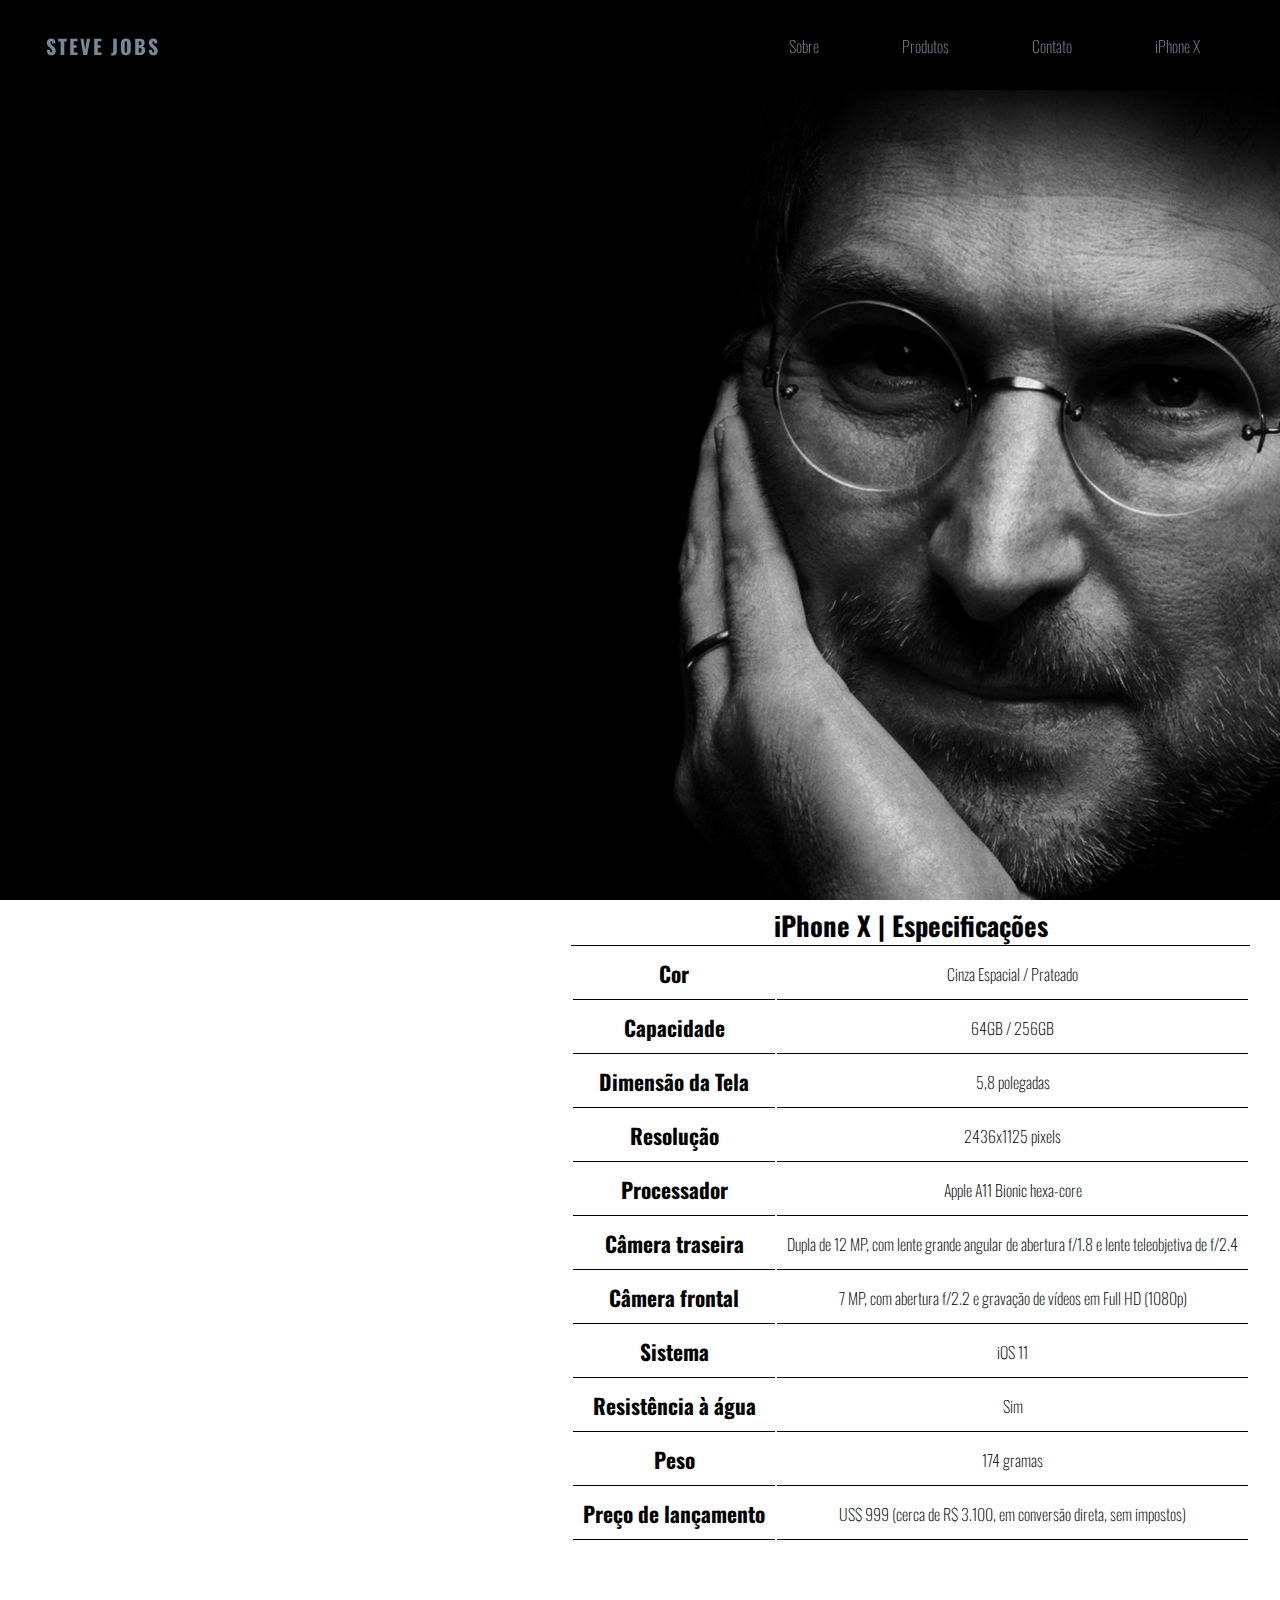
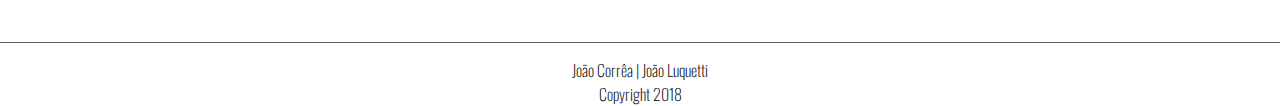
<file: iphone.html>
<!DOCTYPE html>
<html lang="pt-br">
<head>
      <meta charset="UTF-8">
      <title>Biofrafia de Steve Jobs</title>
      <link rel="stylesheet" type="text/css" href="_css/iphone.css">
      <link rel="stylesheet" type="text/css" href="_css/style.css">
      <link href="https://fonts.googleapis.com/css?family=Oswald" rel="stylesheet">
      <script src="https://code.jquery.com/jquery-3.3.1.js"></script>
</head>
<body>
      <div class="cabecalho">
            <header>
                  <nav>
                        <div class="menu-icone">
                              <i class="fa fa-bars fa-2x"></i>
                        </div>
                        <div class="logo">STEVE JOBS</div>
                        <div class="menu">
                              <ul>
                                    <li><a href="#Steve Jobs">Sobre</a></li>
                                    <li><a href="products.html">Produtos</a></li>
                                    <li><a href="#Nome">Contato</a></li>
                                    <li><a href="iphone.html">iPhone X</a></li>
                              </ul>
                        </div>
                  </nav>
            </header>
            <iframe
                  width="600"
                  height="400"
                  src="https://www.youtube.com/embed/e3ljA2GrJsc" frameborder="0"
                  allow="autoplay; encrypted-media"
                  allowfullscreen>      
            </iframe>
            <p>
                  <table class="tabela">
                        <caption>
                              iPhone X | Especificações
                        </caption>
                              <tr>
                                    <td class="ce">Cor</td>
                                    <td class="cd">Cinza Espacial / Prateado</td>
                              </tr>      
                              <tr>
                                    <td class="ce">Capacidade</td>
                                    <td class="cd">64GB / 256GB</td>
                              </tr>
                              <tr>
                                    <td class="ce">Dimensão da Tela</td>
                                    <td class="cd">5,8 polegadas</td>
                              </tr>
                              <tr>
                                    <td class="ce">Resolução</td>
                                    <td class="cd">2436x1125 pixels</td>
                              </tr>
                              <tr>
                                    <td class="ce">Processador</td>
                                    <td class="cd">Apple A11 Bionic hexa-core</td>
                              </tr>
                              <tr>
                                    <td class="ce">Câmera traseira</td>
                                    <td class="cd">Dupla de 12 MP, com lente grande angular de abertura f/1.8 e lente teleobjetiva de f/2.4</td>
                              </tr>
                              <tr>
                                    <td class="ce">Câmera frontal</td>
                                    <td class="cd"> 7 MP, com abertura f/2.2 e gravação de vídeos em Full HD (1080p)</td>
                              </tr>
                              <tr>
                                    <td class="ce">Sistema</td>
                                    <td class="cd">iOS 11</td>
                              </tr>
                              <tr>
                                    <td class="ce">Resistência à água</td>
                                    <td class="cd">Sim</td>
                              </tr>
                              <tr>
                                    <td class="ce">Peso</td>
                                    <td class="cd">174 gramas</td>
                              </tr>
                              <tr>
                                    <td class="ce">Preço de lançamento</td>
                                    <td class="cd">US$ 999 (cerca de R$ 3.100, em conversão direta, sem impostos)</td>
                              </tr>
                  </table>
            </p>
            <script type="text/javascript">

      // botão do menu

      $(document).ready(function() {
            $(".menu-icon").on("click", function() {
                  $("nav ul").toggleClass("showing");
            });
      });

      // Efeito Scroll

      $(window).on("scroll", function() {
            if($(window).scrollTop()) {
                  $('nav').addClass('black');
            }

            else {
                  $('nav').removeClass('black');
            }
      })


      </script>
      <footer id="rodape">
            <p> 
                  João Corrêa | João Luquetti<br/>
                  Copyright 2018
            </p>
      </footer>
</html>
</file>
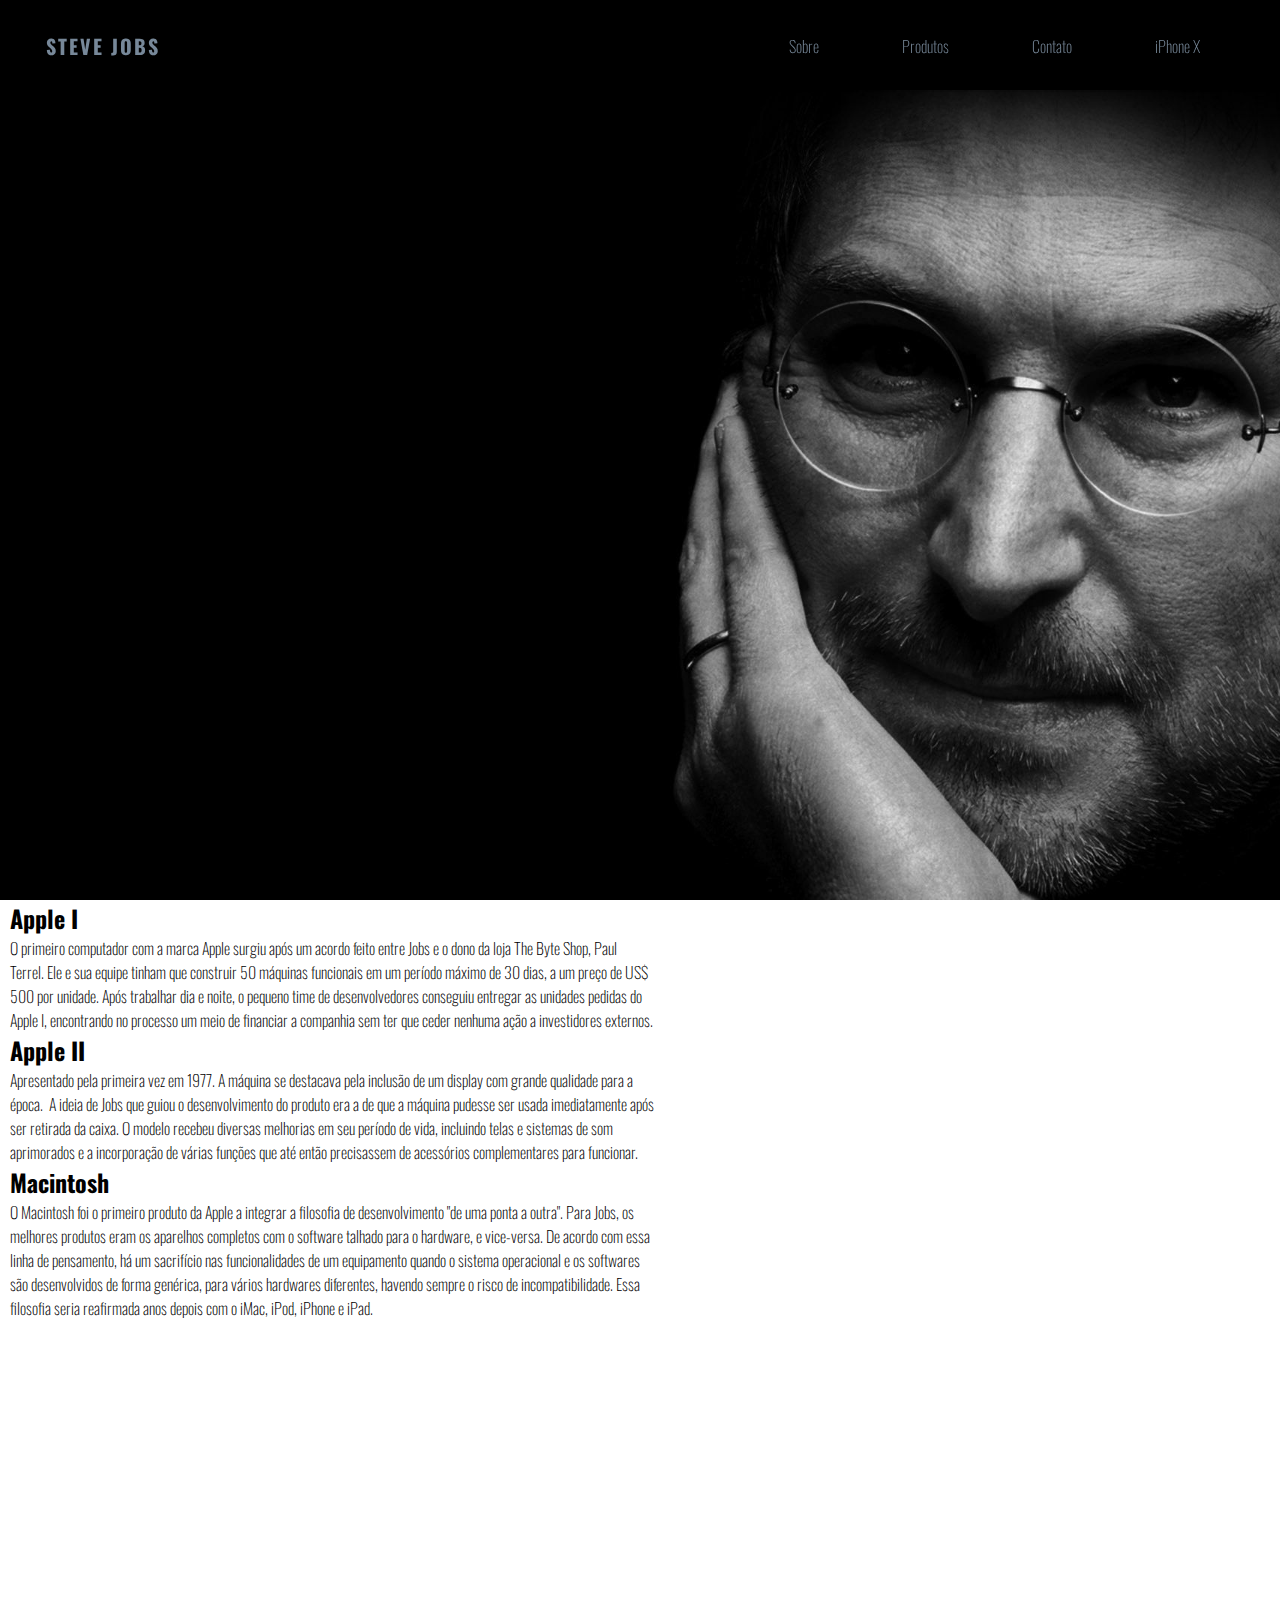
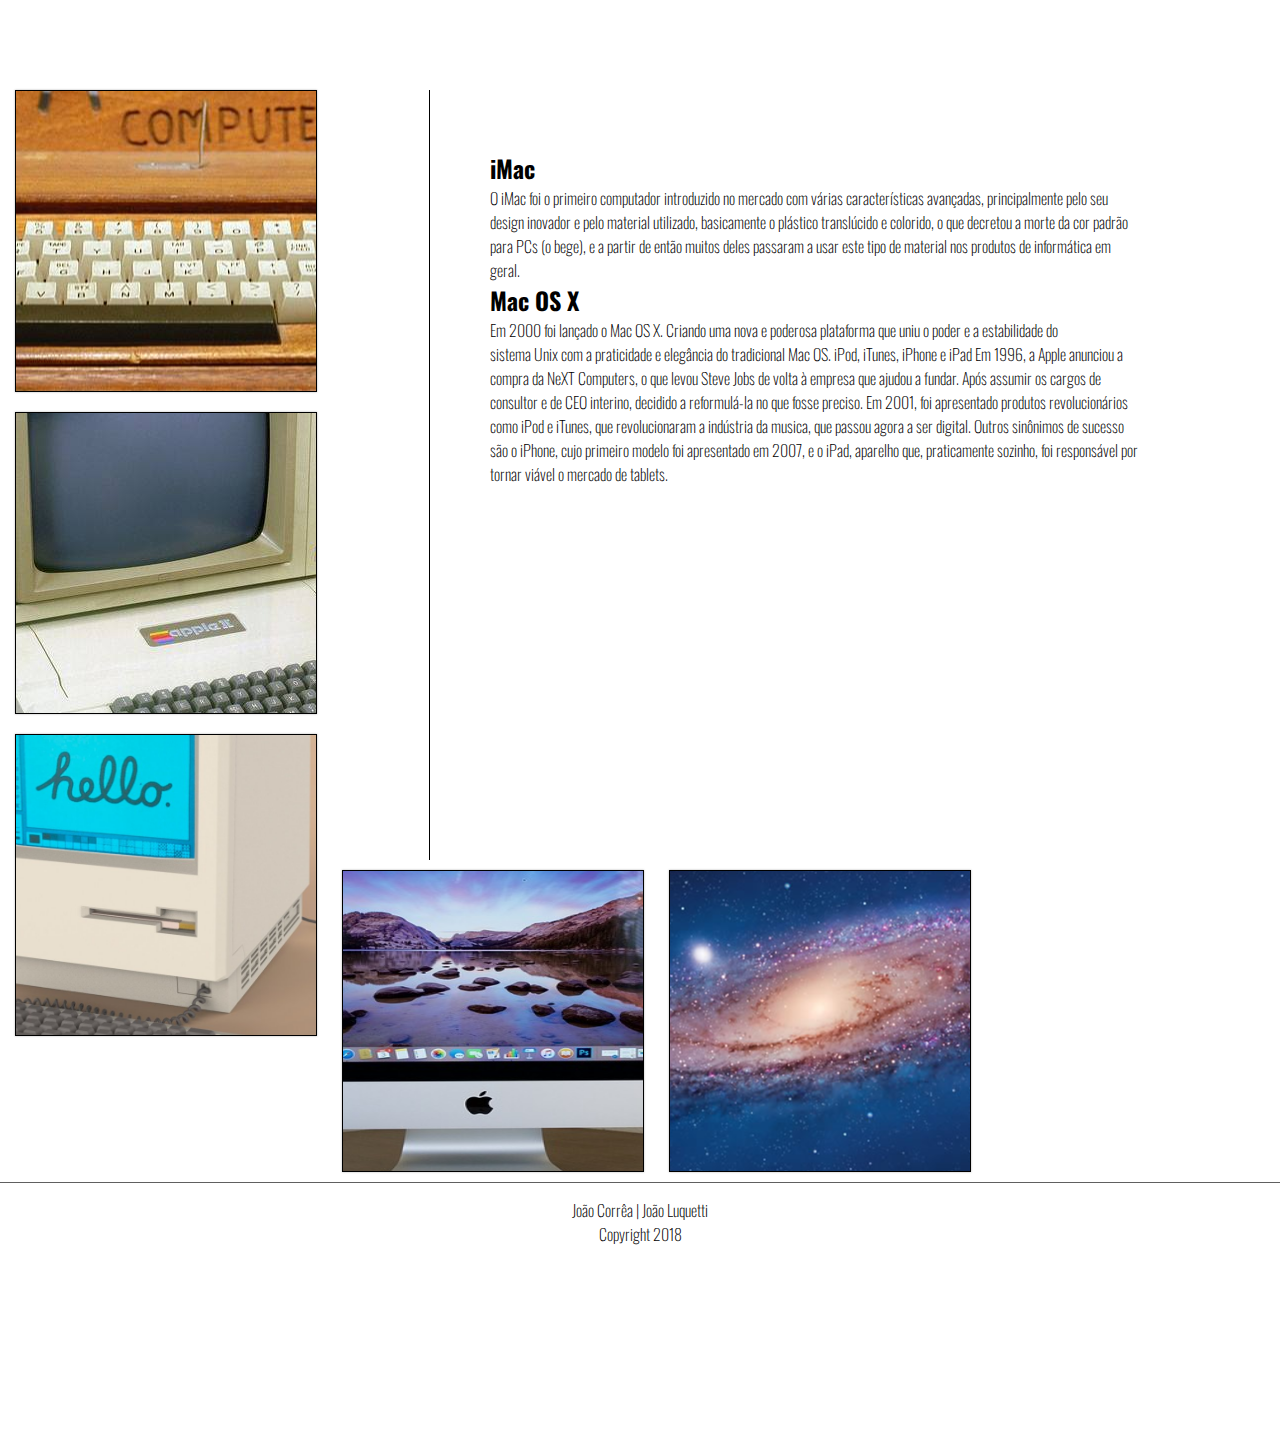
<file: products.html>
<!DOCTYPE html>
<html lang="pt-br">
<head>
      <meta charset="UTF-8">
      <title>Biofrafia de Steve Jobs</title>
      <link rel="stylesheet" type="text/css" href="_css/style.css">
      <link rel="stylesheet" type="text/css" href="_css/products.css">
      <link rel="stylesheet" type="_imagens/css" href="_imagens/products.css">
      <link href="https://fonts.googleapis.com/css?family=Oswald" rel="stylesheet">
       <script src="https://code.jquery.com/jquery-3.3.1.js"></script>
</head>
<body>
	 <header>

                  <nav>

                        <div class="menu-icone">
                              <i class="fa fa-bars fa-2x"></i>
                        </div>

                        <div class="logo">STEVE JOBS</div>

                        <div class="menu">
                              <ul>
                                    <li><a href="#Steve Jobs">Sobre</a></li>
                                    <li><a href="products.html">Produtos</a></li>
                                    <li><a href="#Nome">Contato</a></li>
                                    <li><a href="iphone.html">iPhone X</a></li>
                              </ul>
                        </div>
                  </nav>

            </header>

	<div class="fundo">
	<div id="esquerda">
	<h2>Apple I</h2>
<p>O primeiro computador com a marca Apple surgiu após um acordo feito entre Jobs e o dono da loja The Byte Shop, Paul Terrel. Ele e sua equipe tinham que construir 50 máquinas funcionais em um período máximo de 30 dias, a um preço de US$ 500 por unidade.
Após trabalhar dia e noite, o pequeno time de desenvolvedores conseguiu entregar as unidades pedidas do Apple I, encontrando no processo um meio de financiar a companhia sem ter que ceder nenhuma ação a investidores externos.</p>
<h2>Apple II</h2>
<p>Apresentado pela primeira vez em 1977. A máquina se destacava pela inclusão de um display com grande qualidade para a época.  A ideia de Jobs que guiou o desenvolvimento do produto era a de que a máquina pudesse ser usada imediatamente após ser retirada da caixa.
O modelo recebeu diversas melhorias em seu período de vida, incluindo telas e sistemas de som aprimorados e a incorporação de várias funções que até então precisassem de acessórios complementares para funcionar.</p>
<h2>Macintosh</h2>
<p>O Macintosh foi o primeiro produto da Apple a integrar a filosofia de desenvolvimento "de uma ponta a outra". Para Jobs, os melhores produtos eram os aparelhos completos com o software talhado para o hardware, e vice-versa. De acordo com essa linha de pensamento, há um sacrifício nas funcionalidades de um equipamento quando o sistema operacional e os softwares são desenvolvidos de forma genérica, para vários hardwares diferentes, havendo sempre o risco de incompatibilidade. Essa filosofia seria reafirmada anos depois com o iMac, iPod, iPhone e iPad.</p>
</div>
<div id="direita">
<h2>iMac</h2>
<p>O iMac foi o primeiro computador introduzido no mercado com várias características avançadas, principalmente pelo seu design inovador e pelo material utilizado, basicamente o plástico translúcido e colorido, o que decretou a morte da cor padrão para PCs (o bege), e a partir de então muitos deles passaram a usar este tipo de material nos produtos de informática em geral.</p>
<h2>Mac OS X</h2>
<p>Em 2000 foi lançado o Mac OS X. Criando uma nova e poderosa plataforma que uniu o poder e a estabilidade do sistema Unix com a praticidade e elegância do tradicional Mac OS.
iPod, iTunes, iPhone e iPad
Em 1996, a Apple anunciou a compra da NeXT Computers, o que levou Steve Jobs de volta à empresa que ajudou a fundar. Após assumir os cargos de consultor e de CEO interino, decidido a reformulá-la no que fosse preciso.
Em 2001, foi apresentado produtos revolucionários como iPod e iTunes, que revolucionaram a indústria da musica, que passou agora a ser digital. Outros sinônimos de sucesso são o iPhone, cujo primeiro modelo foi apresentado em 2007, e o iPad, aparelho que, praticamente sozinho, foi responsável por tornar viável o mercado de tablets.</p>
</div>
</div>
   	<ul id="products">
		<li id="apple1"><span>Apple 1</span></li>
		<li id="apple2"><span>Apple 2</span></li>
		<li id="macintosh"><span>Macintosh</span></li>
		<li id="imac"><span>iMac</span></li>
		<li id="macx"><span>Mac OS X</span></li>
	</ul>
      <script type="text/javascript">

      // botão do menu

      $(document).ready(function() {
            $(".menu-icon").on("click", function() {
                  $("nav ul").toggleClass("showing");
            });
      });

      // Efeito Scroll

      $(window).on("scroll", function() {
            if($(window).scrollTop()) {
                  $('nav').addClass('black');
            }

            else {
                  $('nav').removeClass('black');
            }
      })


      </script>
<footer id="rodape">
		<p> 
			João Corrêa | João Luquetti<br/>
			Copyright 2018
		</p>
	</footer>
</body>
</html>
</file>
<file: _css/iphone.css>
.tabela{
	float: right;
	font-family: 'Oswald', sans-serif;
	text-align: center;
	border-top: 1px solid;
	margin-right: 30px;
	margin-top: -600px;
	margin-bottom: 100px;
}
.ce{
	border-color: #000000;
	border-bottom: 1px solid;
	font-weight: bold;
	font-size: 16pt;
	padding: 10px;
}
.cd{
	border-color: #000000;
	border-bottom: 1px solid;
	font-size: 12pt;
	padding: 10px;
}
caption{
	font-size: 20pt;
	font-weight: bold;
}
iframe{
	margin-top: 200px;
}
</file>
<file: _css/style.css>
html, body {
      margin: 0;
      padding: 0;
      width: 100%;
}

body {
      font-family: 'Oswald', sans-serif;
      font-weight: lighter;
}

header {
      width: 100%;
      height: 100vh;
      background: url(hero.jpg) no-repeat 50% 50%;
      background-size: cover;
}

.conteudo {
      width: 94%;
      margin: 4em auto;
      font-size: 20px;
      line-height: 30px;
      text-align: justify;
      background:url('.._imagens/youtube.jpg');
}

.logo {
      line-height: 60px;
      position: fixed;
      float: left;
      margin: 16px 46px;
      color: #778899;
      font-weight: bold;
      font-size: 20px;
      letter-spacing: 2px;

}

nav {
      position: fixed;
      width: 100%;
      line-height: 60px;
}

nav ul {
      line-height: 60px;
      list-style: none;
      background: rgba(0, 0, 0, 0);
      overflow: hidden;
      color: #000000;
      padding: 0;
      text-align: right;
      margin: 0;
      padding-right: 40px;
      transition: 1s;
      background-color: rgba(0, 0, 0, .1);
}

nav.black ul {
      background: #fff;
}

nav ul li {
      display: inline-block;
      padding: 16px 40px;;
}

nav ul li a {
      text-decoration: none;
      color: #778899;
      font-size: 16px;
}

.menu-icone{
      line-height: 60px;
      width: 100%;
      background: #000;
      text-align: right;
      box-sizing: border-box;
      padding: 15px 24px;
      cursor: pointer;
      color: #fff;
      display: none;
}

@media(max-width: 786px) {

      .logo {
            position: fixed;
            top: 0;
            margin-top: 16px;
      }

      nav ul {
            max-height: 0px;
            background: #000;
      }

      nav.black ul {
            background: #000;
      }

      .showing {
            max-height: 34em;
      }

      nav ul li {
            box-sizing: border-box;
            width: 100%;
            padding: 24px;
            text-align: center;
      }

      .menu-icon {
            display: block;
      }

}
button {
   border-top: 1px solid #96d1f8;
   background: #65a9d7;
   background: -webkit-gradient(linear, left top, left bottom, from(#3e779d), top:(#65a9d7));
   background: -webkit-linear-gradient(top, #778899, #778899);
   background: -moz-linear-gradient(top, #778899, #778899);
   background: -ms-linear-gradient(top, #778899, #778899);
   background: -o-linear-gradient(top, #778899, #778899);
   padding: 5px 10px;
   -webkit-border-radius: 8px;
   -moz-border-radius: 8px;
   border-radius: 8px;
   -webkit-box-shadow: rgba(0,0,0,1) 0 1px 0;
   -moz-box-shadow: rgba(0,0,0,1) 0 1px 0;
   box-shadow: rgba(0,0,0,1) 0 1px 0;
   text-shadow: rgba(0,0,0,.4) 0 1px 0;
   color: white;
   font-size: 13px;
   font-family: 'Oswald', sans-serif;
   text-decoration: none;
   vertical-align: middle;
   }
button:hover {
   border-top-color: #28597a;
   background: #28597a;
   color: #ccc;
   }
button:active {
   border-top-color: #1b435e;
   background: #1b435e;
   }

#rodape {
	clear: both;
	border-top: 1px solid #606060;
}
#rodape p {
	text-align: center;
	padding-top: 15px;
	font-family: 'Oswald' , sans-serif;
}
*{
   padding: 0px;
   margin: 0px;
}
section {
   margin: 50px auto;
   width: 1025px;
   height: 150px;
}
.rede {
   width: 150px;
   height: 150px;
   float: left;
   margin-left: 450px;
   transition: all 0.4s ease-out;
   border-radius: 50%;
}
.rede#youtube{
   background-color: #b00;
}
.icone {
   margin: 0px auto;
   padding: 35px;
   width: 80px;
}
.rede:hover {
   cursor: pointer;
   transform: translateY(-10px);
   box-shadow: 4px 15px 16px 0px rgba(50,50,50,0.45);
}
form {
   margin-left: 780px;
}
</file>
<file: _css/products.css>
@charset "utf-8"

}

ul#products {
	width: 700px;
	margin: 0 auto;
	padding: 50px;
	overflow: hidden;
	list-style: none;
	display: block;

}
ul#products li span {
	opacity: 0;
	color: white;
	background-color: rgba(0,0,0,.2);
	font-size: 9pt;
	line-height: 570px;
	padding: 5px;
}
ul#products li:hover span {
	opacity: 1;
}
ul#products li {
	float: left;
	width: 300px;
	height: 300px;
	margin: 10px;
	border: 1px solid black;
	background-color: white;
	box-shadow: 0px 0px 2px rgba(0,0,0,.3);
	list-style: none;
}
ul#products li#apple1 {
	background: url('../_imagens/apple1.jpg') no-repeat;
	background-position: 50% 50%;
	background-size: 1024px 621px;
	background-color: white;
	margin-left: 15px;
}
ul#products li#apple2 {
	background: url('../_imagens/apple2.jpg') no-repeat;
	background-position: 50% 50%;
	background-size: 768px 618px;
	background-color: white;
	margin-left: 15px;
}
ul#products li#macintosh {
	background: url('../_imagens/macintosh1.jpg') no-repeat;
	background-position: 50% 50%;
	background-size: 950px 485px;
	background-color: white;
	margin-left: 15px;
}
ul#products li#imac {
	background: url('../_imagens/imac.jpg') no-repeat;
	background-position: 50% 50%;
	background-size: 1200px 630px;
	background-color: white;
	margin-left: 15px;
}
ul#products li#macx {
	background: url('../_imagens/macosx.jpg') no-repeat;
	background-position: 50% 50%;
	background-size: 647px 485px;
	background-color: white;
	margin-left: 15px;
}
ul#products li#apple1:hover {
	background-position: 100% 100%;
	background-size: 300px 300px;


}
ul#products li#apple2:hover {
	background-position: 0px 0px;
	background-size: 300px 300px;
}
ul#products li#macintosh:hover {
	background-position: 0px 0px;
	background-size: 300px 300px;
}
ul#products li#imac:hover {
	background-position: 0px 0px;
	background-size: 300px 300px;
}
ul#products li#macx:hover {
	background-position: 0px 0px;
	background-size: 300px 300px;
}
ul#products li:hover {
	-webkit-transform: scale(1.5);
	-webkit-transition: all 0.2s ease-in;
}
hgroup {
	margin: 10px;
}
#esquerda{
	float: left;
	margin-left: 10px;
	width: 650px;
	height: 650px;
	margin-bottom: 130px;
}
#direita{
	float: right;
	margin-right: 80px;
	margin-top: 10px;
	width: 650px;
	height: 650px;
	border-left: 1px solid;
	padding: 60px;
}
</file>
